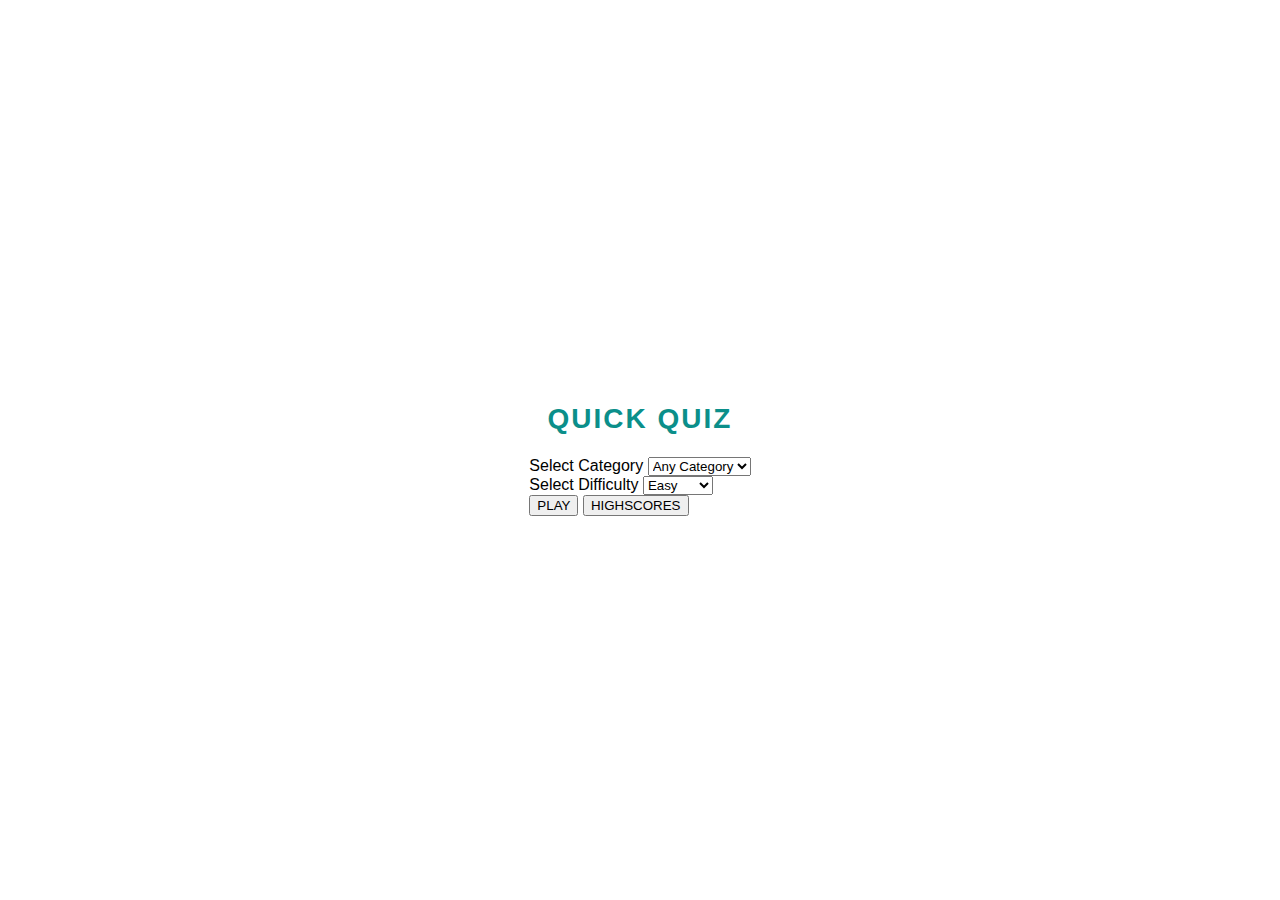
<file: QUIZ/index.html>
<!DOCTYPE html>
<html lang="en">
  <head>
    <meta charset="UTF-8" />
    <meta name="viewport" content="width=device-width, initial-scale=1.0" />
    <title>Document</title>

    <link rel="stylesheet" href="./css/style.css" />
  </head>
  <body>
    <div class="quiz-container">
      <h1 class="title">QUICK QUIZ</h1>

      <div class="form-group">
        <label>Select Category</label>
        <select>
          <option>Any Category</option>
          <option>Science</option>
          <option>History</option>
          <option>Music</option>
        </select>
      </div>

      <div class="form-group">
        <label>Select Difficulty</label>
        <select>
          <option>Easy</option>
          <option>Medium</option>
          <option>Hard</option>
        </select>
      </div>

      <div class="button-group">
        <button class="btn btn-play">PLAY</button>
        <button class="btn btn-highscores">HIGHSCORES</button>
      </div>
    </div>
  </body>
</html>
</file>
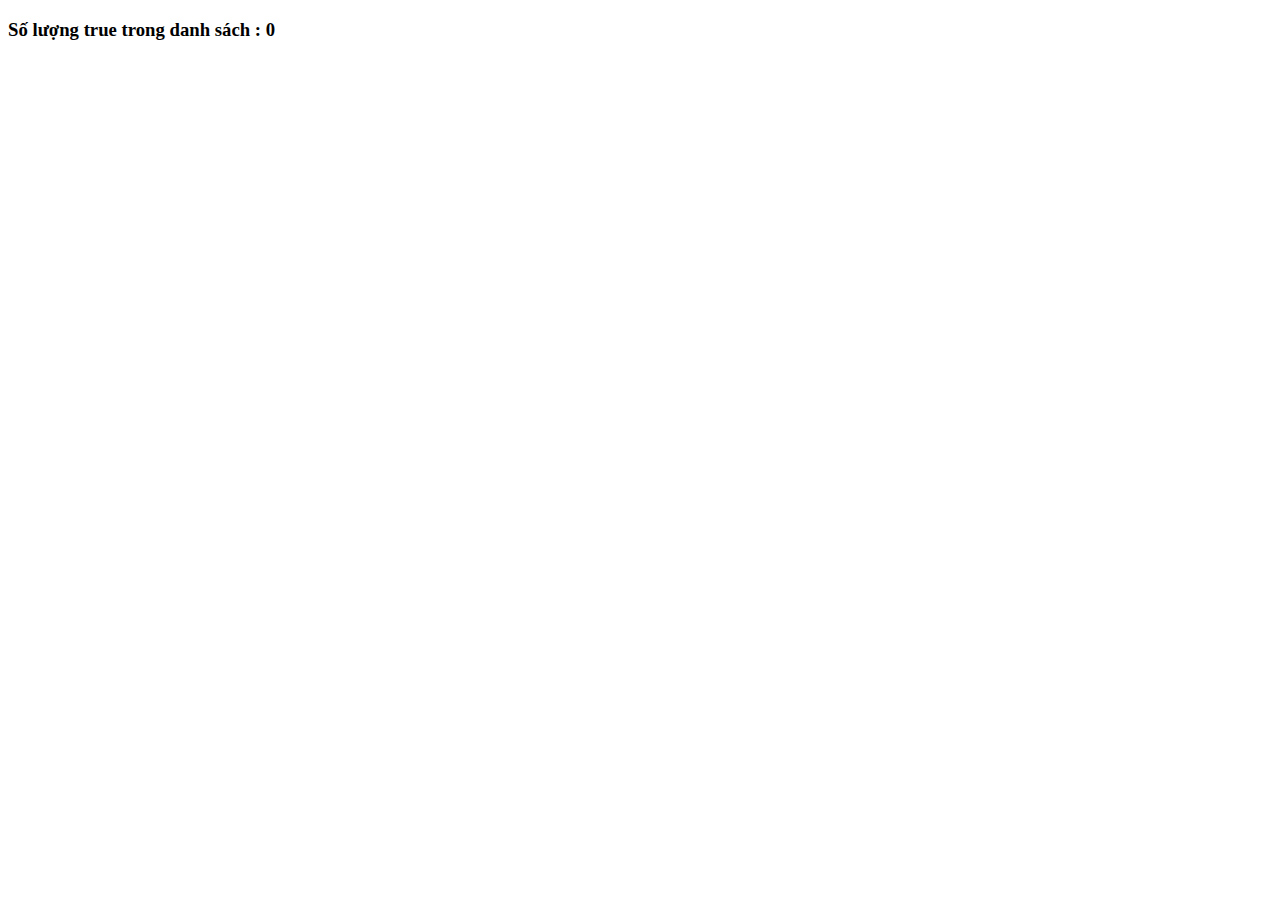
<file: Lab1/pages/bai1.html>
<!DOCTYPE html>
<html lang="en">
<head>
    <meta charset="UTF-8">
    <meta name="viewport" content="width=device-width, initial-scale=1.0">
    <title>Bai 1</title>
</head>
<body>
    <h3>Số lượng true trong danh sách : <span id="true-counter"></span></h3>

    <script src="../js/bai1.js"></script>
</body>
</html>
</file>
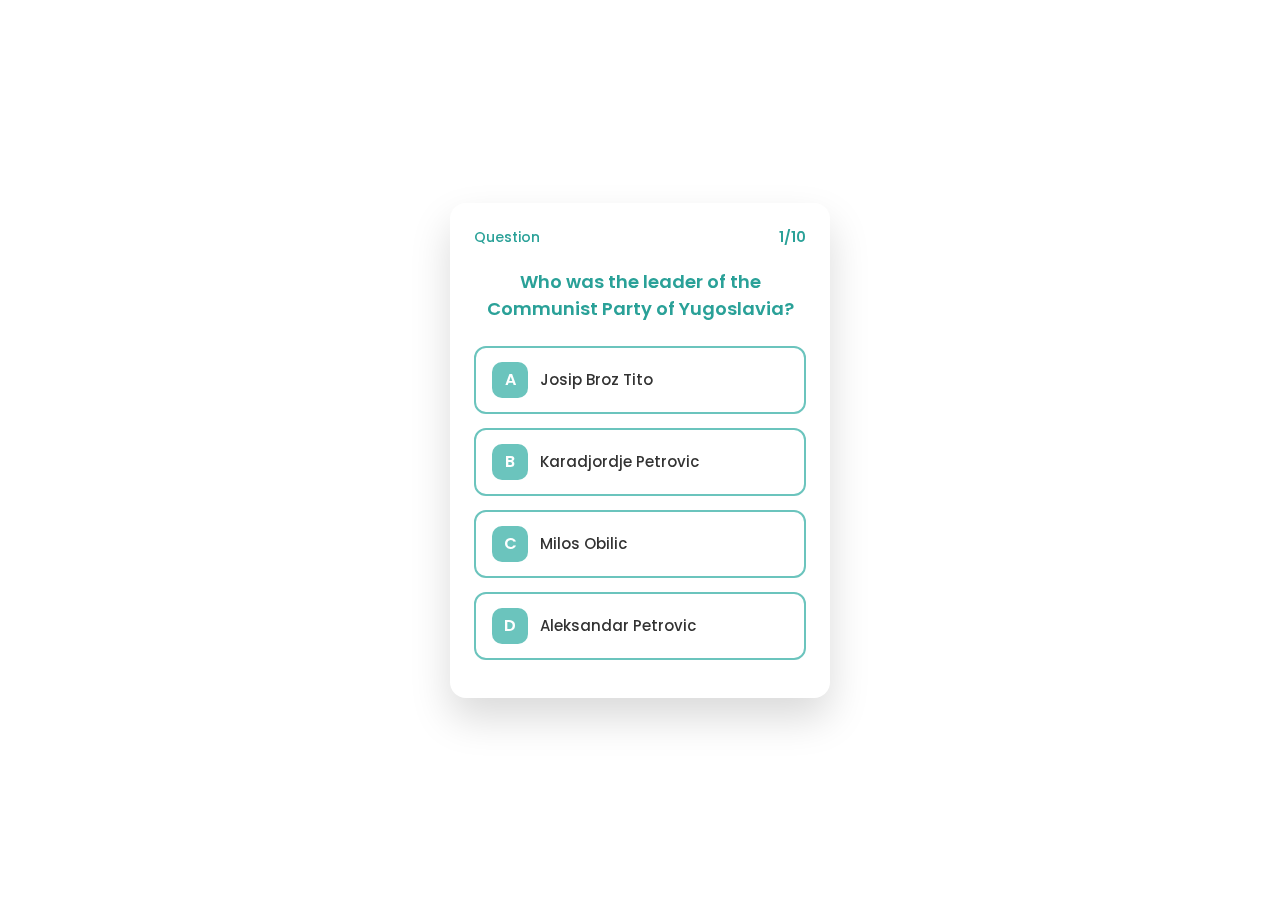
<file: QUIZ/pages/game.html>
<!DOCTYPE html>
<html lang="en">
<head>
  <meta charset="UTF-8" />
  <meta name="viewport" content="width=device-width, initial-scale=1.0" />
  <title>Quiz Card</title>
  <link href="https://fonts.googleapis.com/css2?family=Poppins:wght@400;500;600&display=swap" rel="stylesheet">
  <link rel="stylesheet" href="../css/style.css">
</head>
<body>
  <div class="card">
    <div class="card-header">
      <div>Question</div>
      <div class="progress">1/10</div>
    </div>

    <div class="question">
      Who was the leader of the Communist Party of Yugoslavia?
    </div>

    <div class="option">
      <div class="badge">A</div>
      <span>Josip Broz Tito</span>
    </div>

    <div class="option">
      <div class="badge">B</div>
      <span>Karadjordje Petrovic</span>
    </div>

    <div class="option">
      <div class="badge">C</div>
      <span>Milos Obilic</span>
    </div>

    <div class="option">
      <div class="badge">D</div>
      <span>Aleksandar Petrovic</span>
    </div>
  </div>
</body>
</html>
</file>
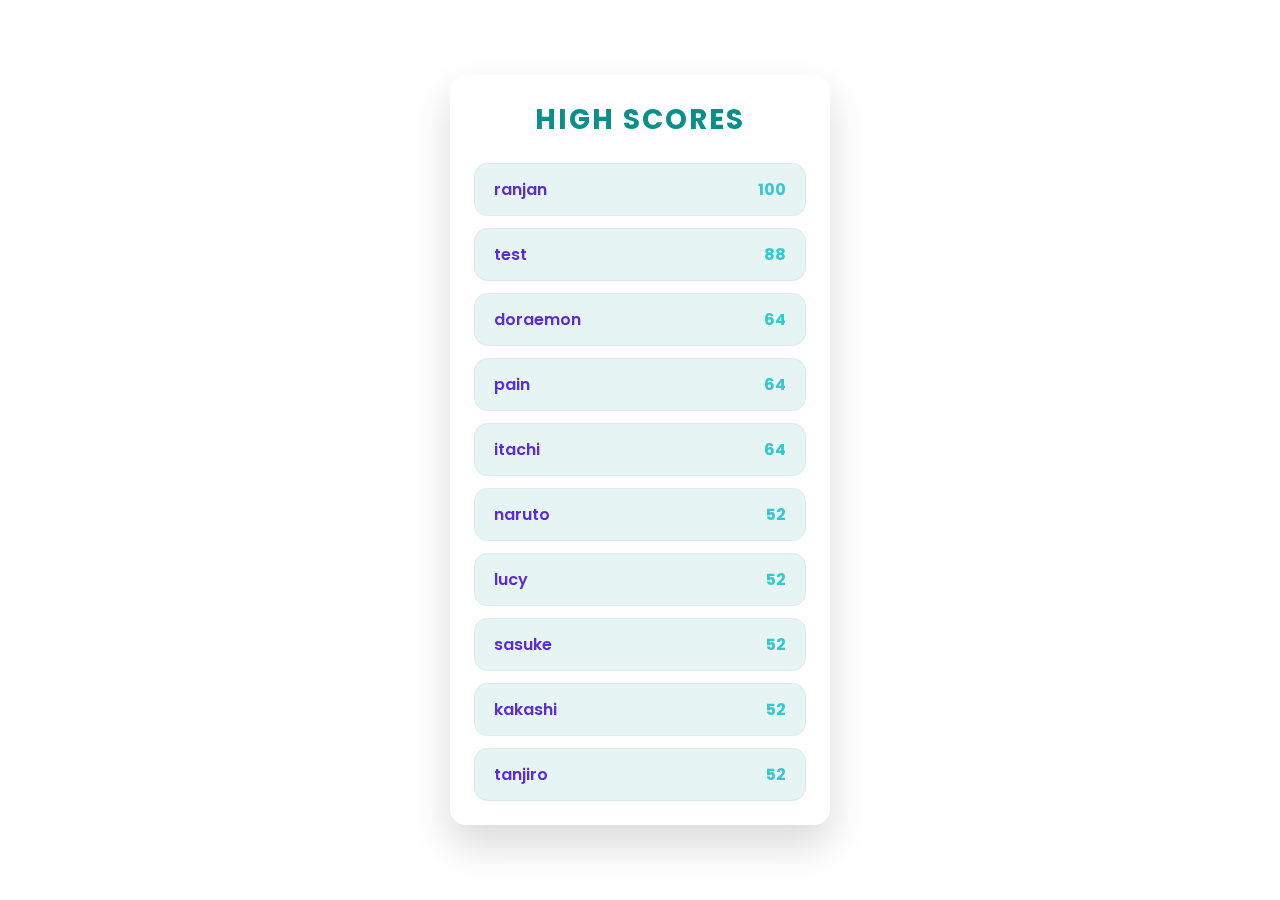
<file: QUIZ/pages/hightscore.html>
<!DOCTYPE html>
<html lang="en">
<head>
  <meta charset="UTF-8" />
  <meta name="viewport" content="width=device-width, initial-scale=1.0" />
  <title>High Scores</title>
  <link href="https://fonts.googleapis.com/css2?family=Poppins:wght@400;500;600;700&display=swap" rel="stylesheet">
<link rel="stylesheet" href="../css/style.css">
</head>
<body>
  <div class="card">
    <div class="title">HIGH SCORES</div>

    <div class="score-list">
      <div class="score-item"><span class="name">ranjan</span><span class="points">100</span></div>
      <div class="score-item"><span class="name">test</span><span class="points">88</span></div>
      <div class="score-item"><span class="name">doraemon</span><span class="points">64</span></div>
      <div class="score-item"><span class="name">pain</span><span class="points">64</span></div>
      <div class="score-item"><span class="name">itachi</span><span class="points">64</span></div>
      <div class="score-item"><span class="name">naruto</span><span class="points">52</span></div>
      <div class="score-item"><span class="name">lucy</span><span class="points">52</span></div>
      <div class="score-item"><span class="name">sasuke</span><span class="points">52</span></div>
      <div class="score-item"><span class="name">kakashi</span><span class="points">52</span></div>
      <div class="score-item"><span class="name">tanjiro</span><span class="points">52</span></div>
    </div>
  </div>
</body>
</html>
</file>
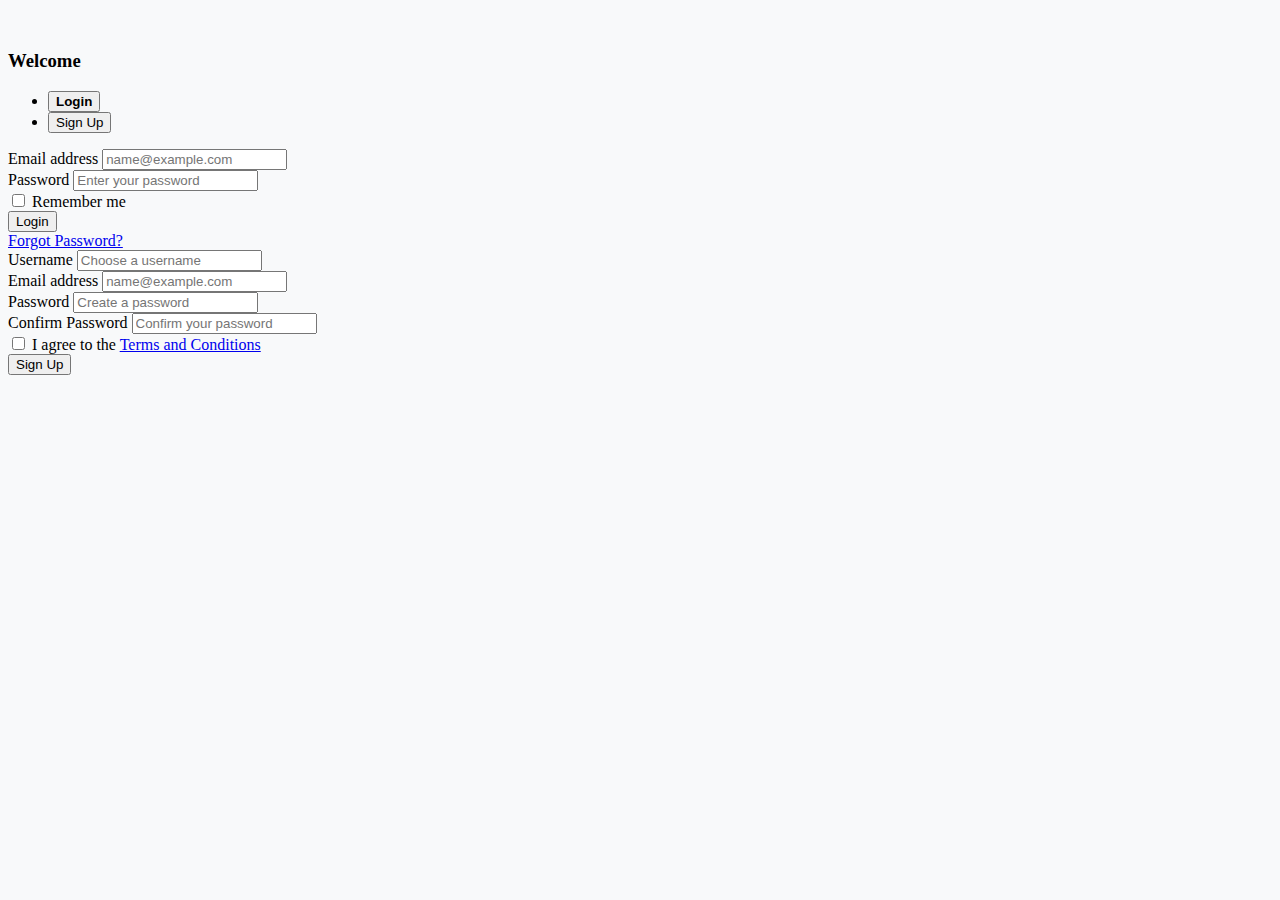
<file: todolist_web/pages/login.html>
<!DOCTYPE html>
<html lang="en">
  <head>
    <meta charset="utf-8" />
    <meta name="viewport" content="width=device-width, initial-scale=1" />
    <title>Login & Signup</title>
    <link
      href="https://cdn.jsdelivr.net/npm/bootstrap@5.3.2/dist/css/bootstrap.min.css"
      rel="stylesheet"
      integrity="sha384-T3c6CoIi6uLrA9TneNEoa7RxnatzjcDSCmG1MXxSR1GAsXEV/Dwwykc2MPK8M2HN"
      crossorigin="anonymous"
    />
    <style>
      /* Custom styles for centering and background */
      body {
        background-color: #f8f9fa; /* Light gray background */
      }
      .form-container {
        max-width: 450px; /* Max width for the form card */
        margin-top: 50px;
      }
      .nav-link.active {
        font-weight: bold;
      }
    </style>
  </head>
  <body>
    <div class="container">
      <div class="row justify-content-center">
        <div class="col-lg-10 form-container">
          <div class="card shadow-lg border-0 rounded-lg">
            <div class="card-header bg-primary text-white text-center">
              <h3 class="mb-0">Welcome</h3>
            </div>
            <div class="card-body p-4">
              <ul
                class="nav nav-pills nav-justified mb-4"
                id="pills-tab"
                role="tablist"
              >
                <li class="nav-item" role="presentation">
                  <button
                    class="nav-link active"
                    id="pills-login-tab"
                    data-bs-toggle="pill"
                    data-bs-target="#pills-login"
                    type="button"
                    role="tab"
                    aria-controls="pills-login"
                    aria-selected="true"
                  >
                    Login
                  </button>
                </li>
                <li class="nav-item" role="presentation">
                  <button
                    class="nav-link"
                    id="pills-signup-tab"
                    data-bs-toggle="pill"
                    data-bs-target="#pills-signup"
                    type="button"
                    role="tab"
                    aria-controls="pills-signup"
                    aria-selected="false"
                  >
                    Sign Up
                  </button>
                </li>
              </ul>

              <div class="tab-content" id="pills-tabContent">
                <div
                  class="tab-pane fade show active"
                  id="pills-login"
                  role="tabpanel"
                  aria-labelledby="pills-login-tab"
                >
                  <form id="signin-form">
                    <div class="mb-3">
                      <label for="loginEmail" class="form-label"
                        >Email address</label
                      >
                      <input
                        type="email"
                        class="form-control"
                        id="loginEmail"
                        placeholder="name@example.com"
                        required
                      />
                    </div>

                    <div class="mb-3">
                      <label for="loginPassword" class="form-label"
                        >Password</label
                      >
                      <input
                        type="password"
                        class="form-control"
                        id="loginPassword"
                        placeholder="Enter your password"
                        required
                      />
                    </div>

                    <div class="form-check mb-3">
                      <input
                        class="form-check-input"
                        type="checkbox"
                        value=""
                        id="rememberMe"
                      />
                      <label class="form-check-label" for="rememberMe">
                        Remember me
                      </label>
                    </div>

                    <div class="d-grid">
                      <button type="submit" class="btn btn-primary btn-lg">
                        Login
                      </button>
                    </div>

                    <div class="text-center mt-3">
                      <a href="#" class="text-decoration-none"
                        >Forgot Password?</a
                      >
                    </div>
                  </form>
                </div>

                <div
                  class="tab-pane fade"
                  id="pills-signup"
                  role="tabpanel"
                  aria-labelledby="pills-signup-tab"
                >
                  <form id="signup-form">
                    <div class="mb-3">
                      <label for="signupUsername" class="form-label"
                        >Username</label
                      >
                      <input
                        type="text"
                        class="form-control"
                        id="signupUsername"
                        placeholder="Choose a username"
                        required
                      />
                    </div>

                    <div class="mb-3">
                      <label for="signupEmail" class="form-label"
                        >Email address</label
                      >
                      <input
                        type="email"
                        class="form-control"
                        id="signupEmail"
                        placeholder="name@example.com"
                        required
                      />
                    </div>

                    <div class="mb-3">
                      <label for="signupPassword" class="form-label"
                        >Password</label
                      >
                      <input
                        type="password"
                        class="form-control"
                        id="signupPassword"
                        placeholder="Create a password"
                        required
                      />
                    </div>

                    <div class="mb-3">
                      <label for="signupConfirmPassword" class="form-label"
                        >Confirm Password</label
                      >
                      <input
                        type="password"
                        class="form-control"
                        id="signupConfirmPassword"
                        placeholder="Confirm your password"
                        required
                      />
                    </div>

                    <div class="form-check mb-3">
                      <input
                        class="form-check-input"
                        type="checkbox"
                        value=""
                        id="termsCheck"
                        required
                      />
                      <label class="form-check-label" for="termsCheck">
                        I agree to the <a href="#">Terms and Conditions</a>
                      </label>
                    </div>

                    <div class="d-grid">
                      <button type="submit" class="btn btn-success btn-lg">
                        Sign Up
                      </button>
                    </div>
                  </form>
                </div>
              </div>
            </div>
          </div>
        </div>
      </div>
    </div>

    <script
      src="https://cdn.jsdelivr.net/npm/bootstrap@5.3.2/dist/js/bootstrap.bundle.min.js"
      integrity="sha384-C6RzsynM9kWDrMNeT87bh95OGNyZPhcTNXj1NW7RuBCsyN/o0jlpcV8Qyq46cDfL"
      crossorigin="anonymous"
    ></script>

    <script type="module" src="../js/login.js"></script>
  </body>
</html>
</file>
<file: QUIZ/css/style.css>
* {
  box-sizing: border-box;
}
body {
  margin: 0;
  min-height: 100vh;
  display: flex;
  align-items: center;
  justify-content: center;
  font-family: "Poppins", sans-serif;
  background: url(https://i.pinimg.com/originals/b4/58/1d/b4581df9e47ce538d21555c94f75da95.gif);
  background-size: cover;
}

.card {
  width: 420px;
  background: rgba(255, 255, 255, 0.6);
  backdrop-filter: blur(6px);
  border-radius: 20px;
  padding: 28px 26px 30px;
  box-shadow: 0 25px 45px rgba(0, 0, 0, 0.15);
}

.title {
  text-align: center;
  font-size: 28px;
  font-weight: 700;
  letter-spacing: 2px;
  color: #0b8f8a;
  margin-bottom: 22px;
}

.score-list {
  display: flex;
  flex-direction: column;
  gap: 12px;
}

.score-item {
  display: flex;
  justify-content: space-between;
  align-items: center;
  padding: 14px 20px;
  background: #e6f4f3;
  border-radius: 14px;
  font-size: 16px;
  box-shadow: inset 0 0 0 1px rgba(0, 0, 0, 0.04);
}

.name {
  color: #5a2bd8;
  font-weight: 600;
}

.points {
  color: #35c9cf;
  font-weight: 700;
}

.card {
  width: 380px;
  background: #fff;
  border-radius: 16px;
  padding: 24px;
  box-shadow: 0 20px 40px rgba(0, 0, 0, 0.15);
}

.card-header {
  display: flex;
  justify-content: space-between;
  align-items: center;
  margin-bottom: 12px;
  color: #2aa198;
  font-size: 14px;
  font-weight: 500;
}

.progress {
  font-weight: 600;
}

.question {
  margin: 20px 0 24px;
  font-size: 18px;
  font-weight: 600;
  color: #2aa198;
  text-align: center;
}

.option {
  display: flex;
  align-items: center;
  gap: 12px;
  padding: 14px 16px;
  border: 2px solid #6bc4bd;
  border-radius: 12px;
  margin-bottom: 14px;
  cursor: pointer;
  transition: all 0.2s ease;
}

.option:hover {
  background: #e9f7f6;
}

.badge {
  width: 36px;
  height: 36px;
  border-radius: 10px;
  background: #6bc4bd;
  color: #fff;
  display: flex;
  align-items: center;
  justify-content: center;
  font-weight: 600;
}

.option span {
  font-size: 15px;
  color: #333;
  font-weight: 500;
}

.option.correct {
  border-color: #4caf50;
  background: #e8f5e9;
}

.option.incorrect {
  border-color: #f44336;
  background: #ffebee;
}
</file>
